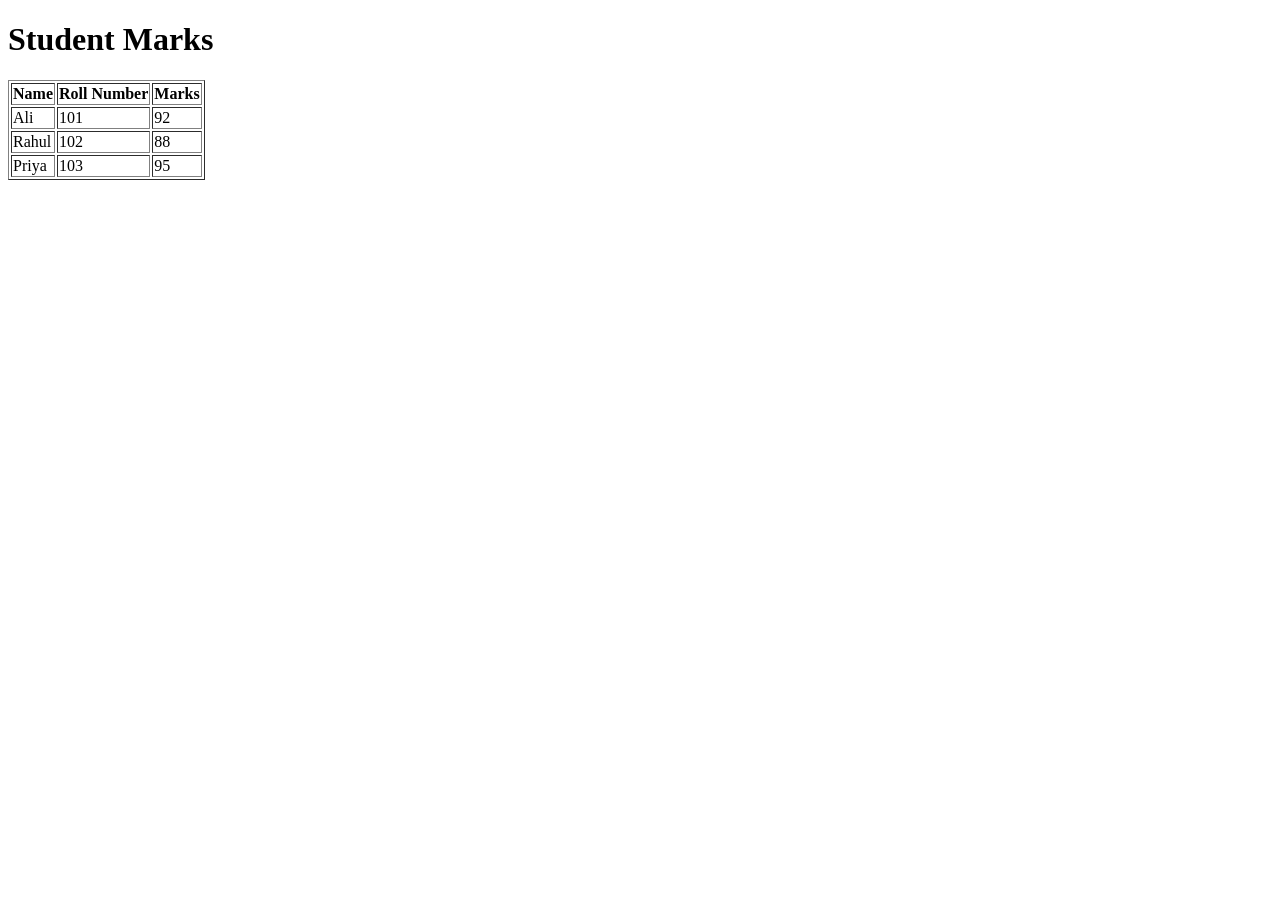
<file: week 1/02-student-marks-table.html>
<!DOCTYPE html>
<html lang="en">
<head>
  <meta charset="UTF-8">
  <meta name="viewport" content="width=device-width, initial-scale=1.0">
  <title>Student Marks Table</title>
</head>
<body>
  <h1>Student Marks</h1>
  <table border="1">
    <tr>
      <th>Name</th>
      <th>Roll Number</th>
      <th>Marks</th>
    </tr>
    <tr>
      <td>Ali</td>
      <td>101</td>
      <td>92</td>
    </tr>
    <tr>
      <td>Rahul</td>
      <td>102</td>
      <td>88</td>
    </tr>
    <tr>
      <td>Priya</td>
      <td>103</td>
      <td>95</td>
    </tr>
  </table>
</body>
</html>
</file>
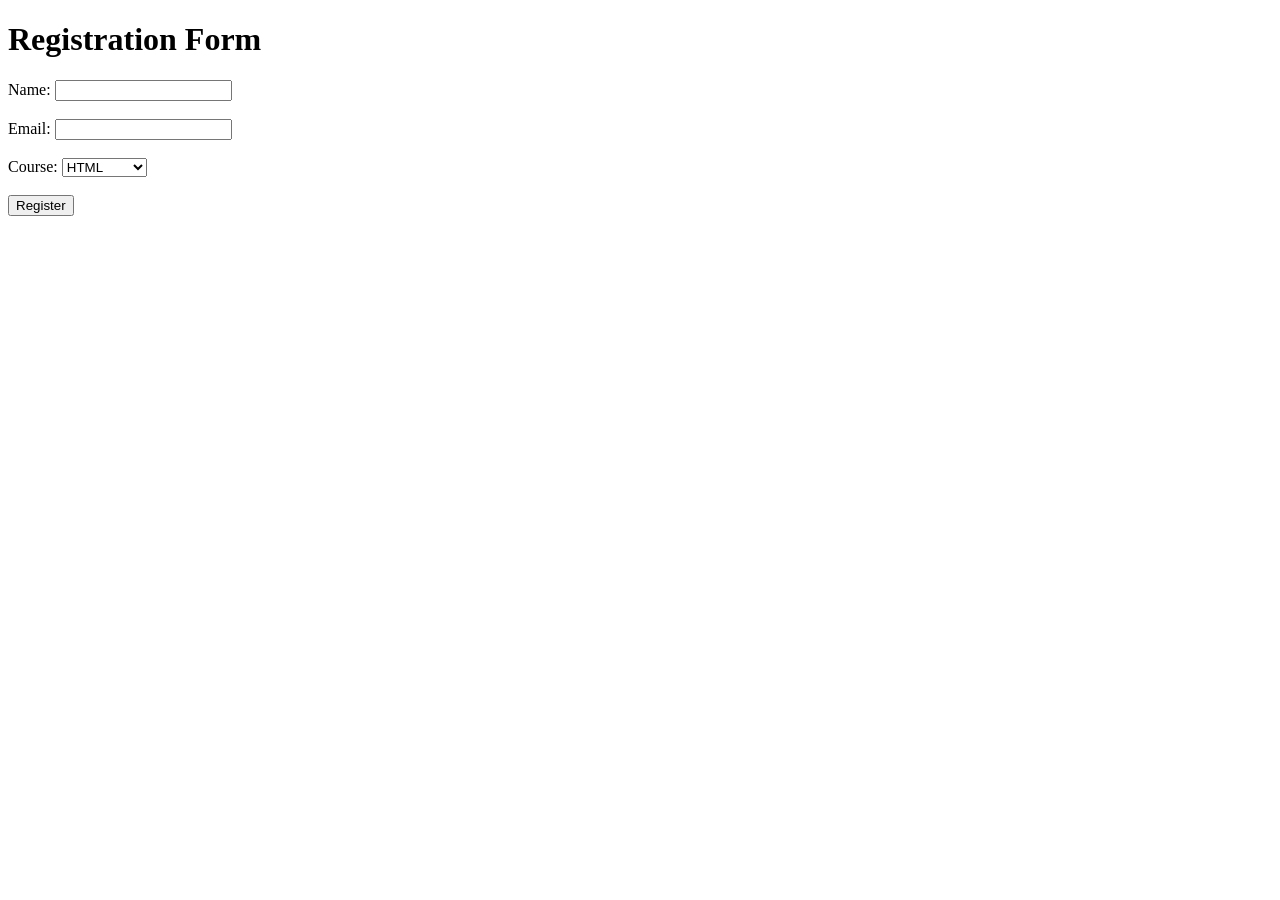
<file: week 1/03-registration-form.html>
<!DOCTYPE html>
<html lang="en">
<head>
  <meta charset="UTF-8">
  <meta name="viewport" content="width=device-width, initial-scale=1.0">
  <title>Registration Form</title>
</head>
<body>
  <h1>Registration Form</h1>
  <form>
    <label for="name">Name:</label>
    <input type="text" id="name" name="name">
    <br><br>

    <label for="email">Email:</label>
    <input type="email" id="email" name="email">
    <br><br>

    <label for="course">Course:</label>
    <select id="course" name="course">
      <option value="html">HTML</option>
      <option value="css">CSS</option>
      <option value="javascript">JavaScript</option>
    </select>
    <br><br>

    <input type="submit" value="Register">
  </form>
</body>
</html>
</file>
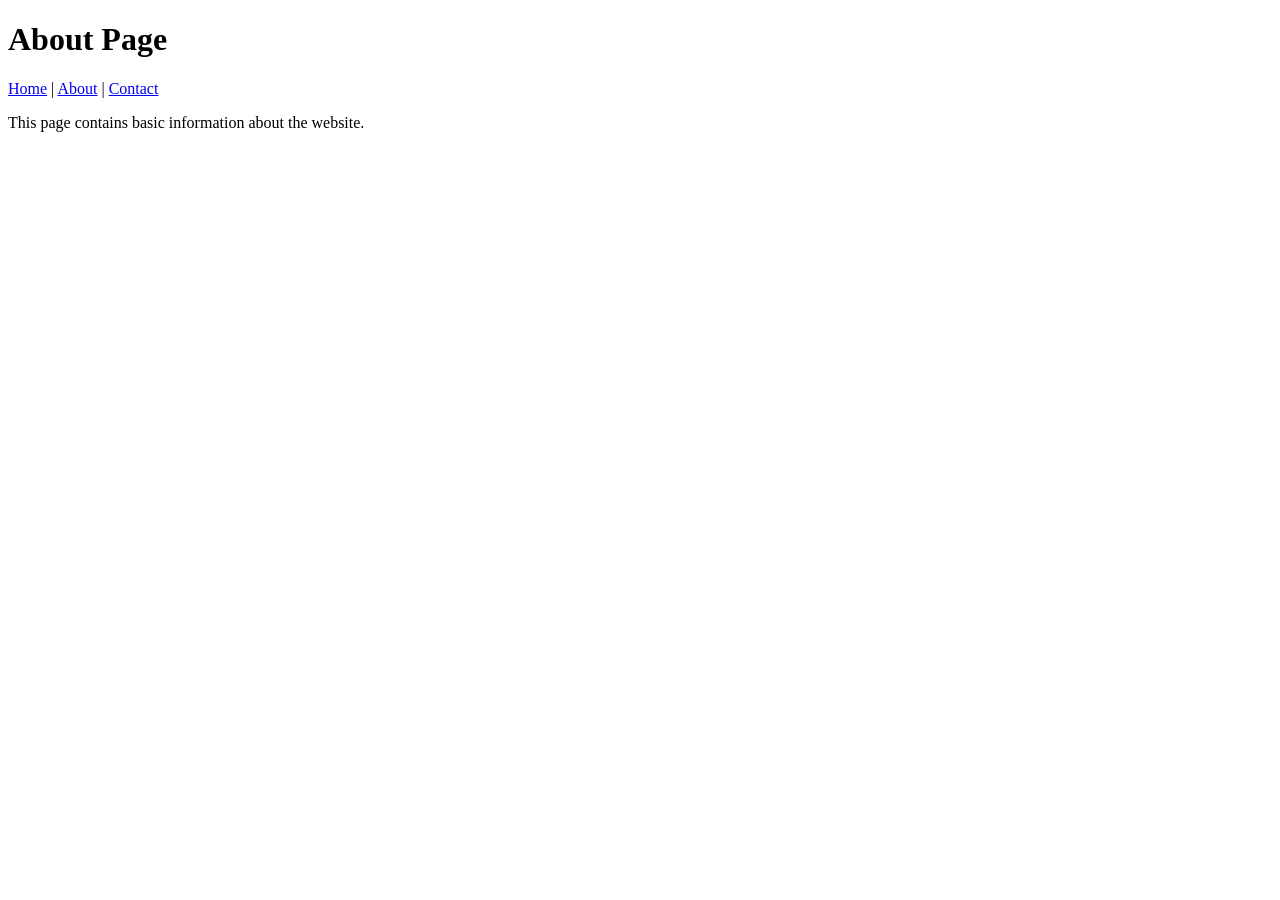
<file: week 1/04-about.html>
<!DOCTYPE html>
<html lang="en">
<head>
  <meta charset="UTF-8">
  <meta name="viewport" content="width=device-width, initial-scale=1.0">
  <title>About</title>
</head>
<body>
  <h1>About Page</h1>
  <nav>
    <a href="04-home.html">Home</a> |
    <a href="04-about.html">About</a> |
    <a href="04-contact.html">Contact</a>
  </nav>
  <p>This page contains basic information about the website.</p>
</body>
</html>
</file>
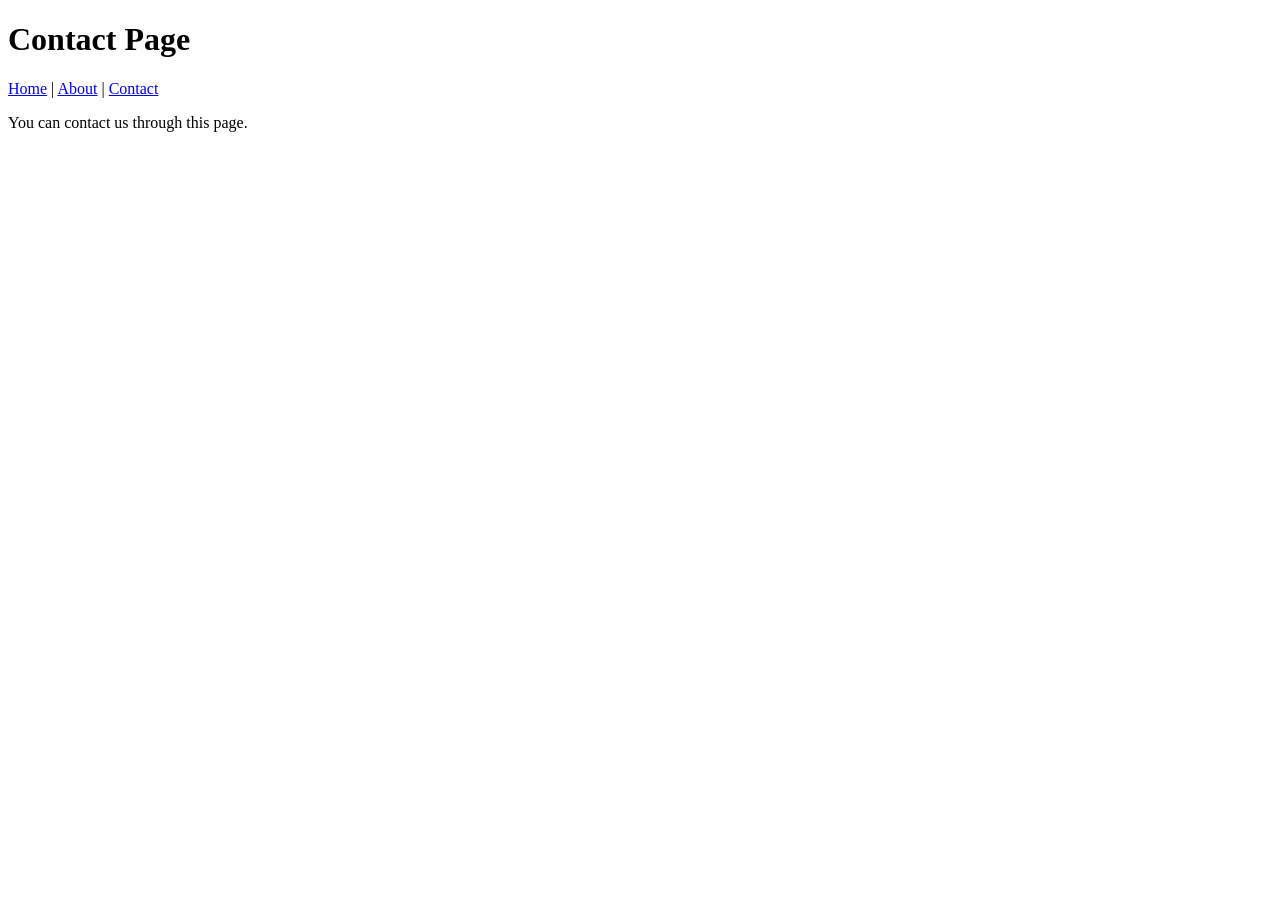
<file: week 1/04-contact.html>
<!DOCTYPE html>
<html lang="en">
<head>
  <meta charset="UTF-8">
  <meta name="viewport" content="width=device-width, initial-scale=1.0">
  <title>Contact</title>
</head>
<body>
  <h1>Contact Page</h1>
  <nav>
    <a href="04-home.html">Home</a> |
    <a href="04-about.html">About</a> |
    <a href="04-contact.html">Contact</a>
  </nav>
  <p>You can contact us through this page.</p>
</body>
</html>
</file>
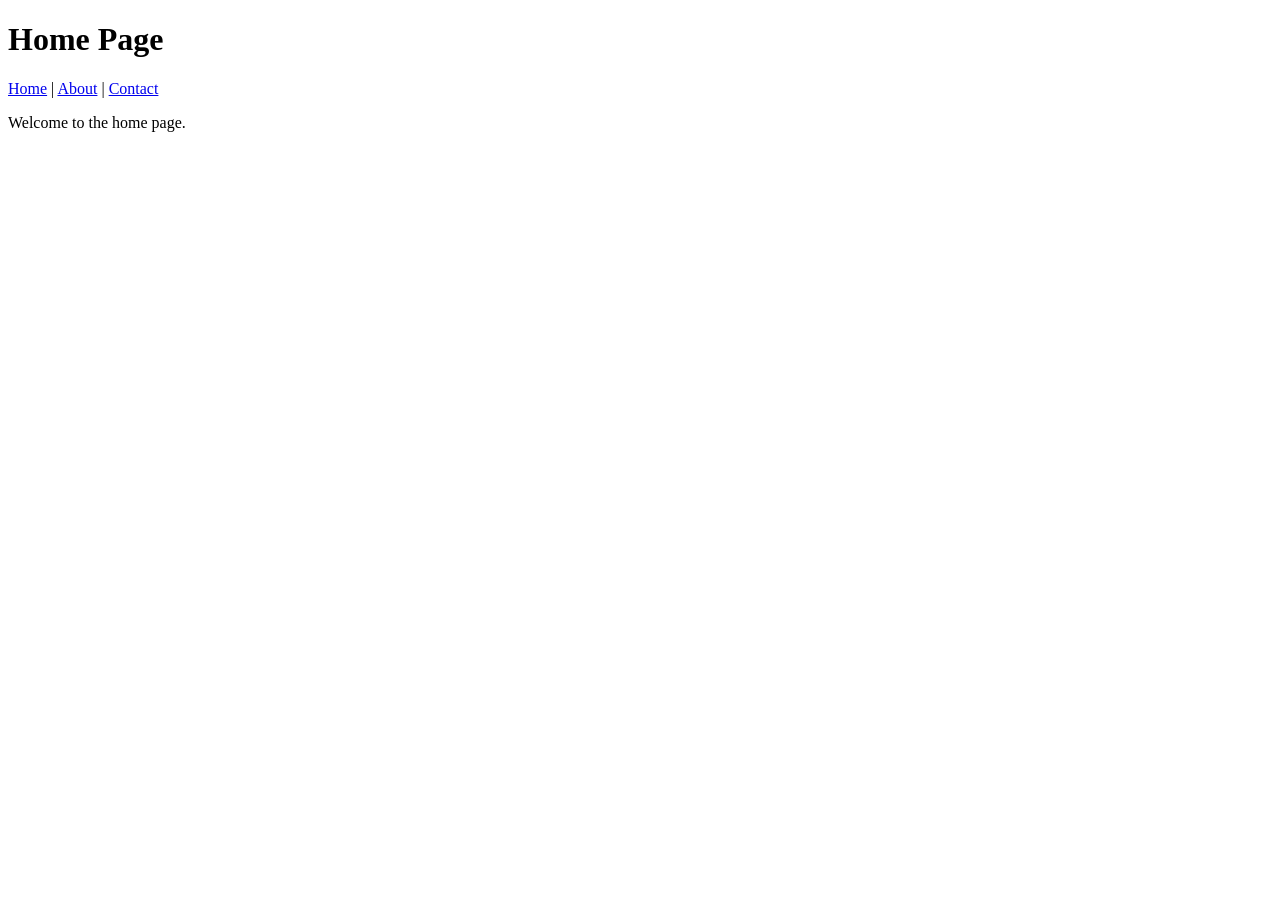
<file: week 1/04-home.html>
<!DOCTYPE html>
<html lang="en">
<head>
  <meta charset="UTF-8">
  <meta name="viewport" content="width=device-width, initial-scale=1.0">
  <title>Home</title>
</head>
<body>
  <h1>Home Page</h1>
  <nav>
    <a href="04-home.html">Home</a> |
    <a href="04-about.html">About</a> |
    <a href="04-contact.html">Contact</a>
  </nav>
  <p>Welcome to the home page.</p>
</body>
</html>
</file>
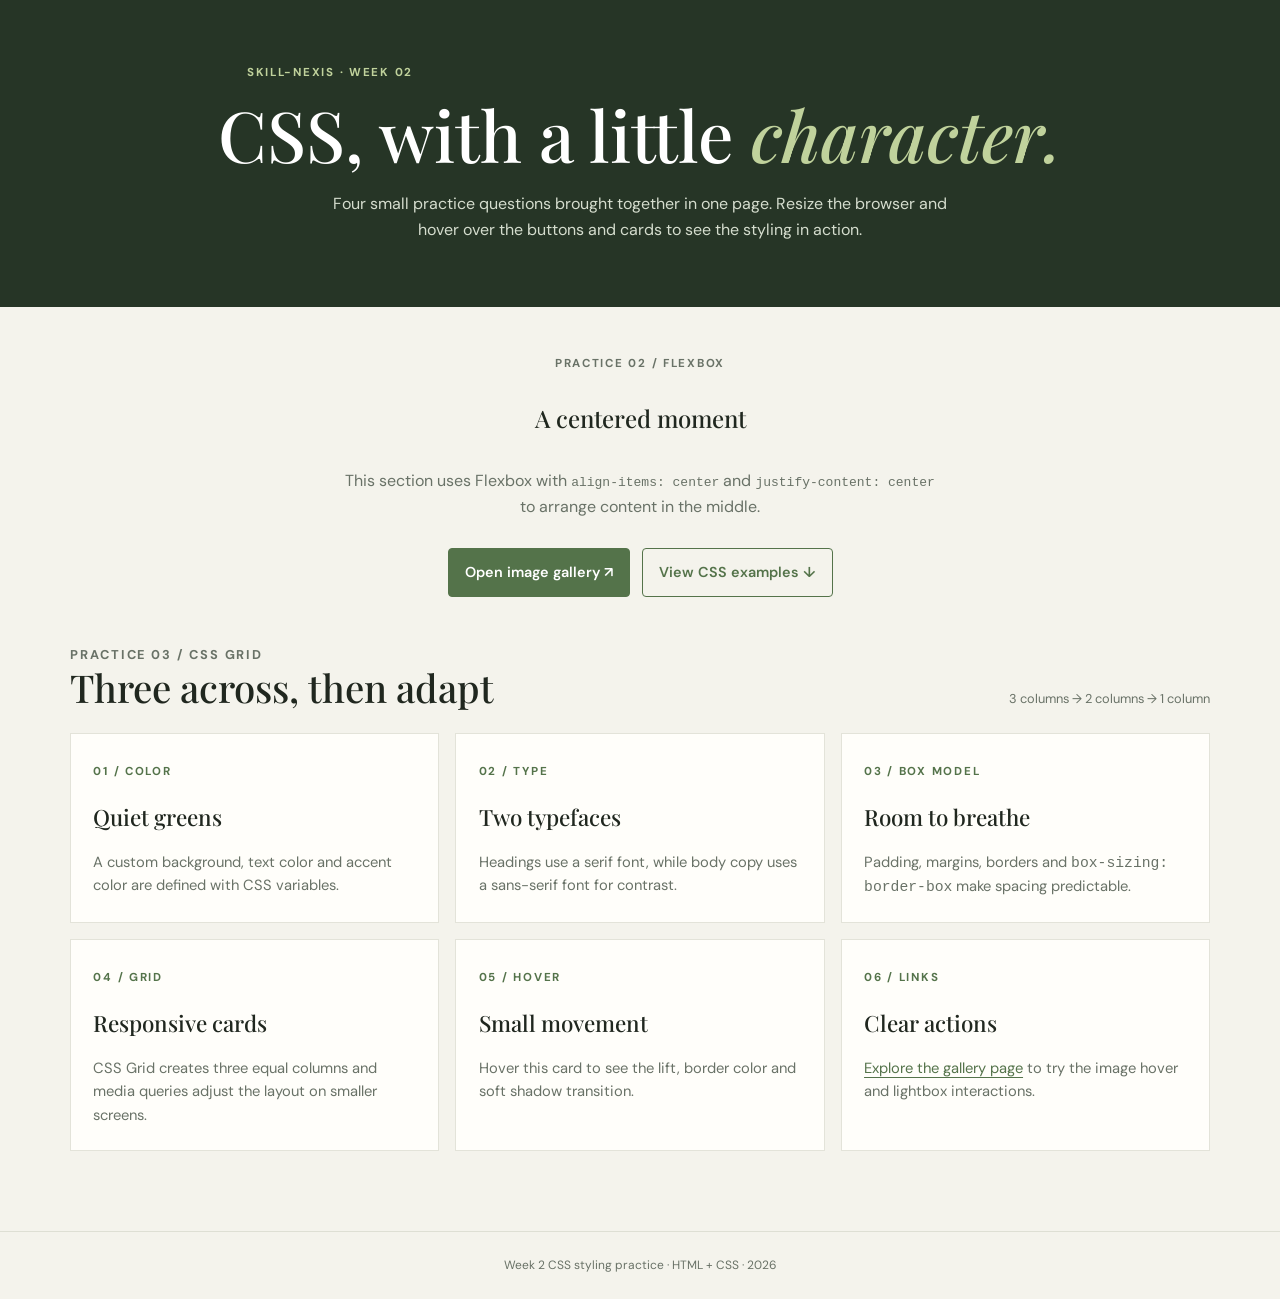
<file: week 2/css-practice.html>
<!DOCTYPE html>
<html lang="en">
<head>
  <meta charset="UTF-8">
  <meta name="viewport" content="width=device-width, initial-scale=1.0">
  <meta name="description" content="Week 2 examples for background colors, fonts, Flexbox, Grid and hover effects.">
  <title>Week 2 CSS Practice | Skill-Nexis</title>
  <link rel="preconnect" href="https://fonts.googleapis.com">
  <link rel="preconnect" href="https://fonts.gstatic.com" crossorigin>
  <link href="https://fonts.googleapis.com/css2?family=DM+Sans:wght@400;500;600;700&family=Playfair+Display:wght@500;600;700&display=swap" rel="stylesheet">
  <style>
    :root { --ink: #20271f; --muted: #697267; --accent: #54734a; --paper: #f4f3ec; --card: #fffefa; }
    * { box-sizing: border-box; }
    body { margin: 0; background: var(--paper); color: var(--ink); font-family: "DM Sans", Arial, sans-serif; line-height: 1.6; }
    header { padding: 4rem 1.25rem; background: #263526; color: white; text-align: center; }
    header p { max-width: 620px; margin: 1rem auto 0; color: #d5ddce; }
    h1, h2 { font-family: "Playfair Display", Georgia, serif; font-weight: 500; line-height: 1.15; }
    h1 { margin: 0; font-size: clamp(2.4rem, 6vw, 4.4rem); }
    h1 em { color: #c0d29c; }
    .eyebrow { margin: 0 0 .75rem; color: #c0d29c; font-size: .72rem; font-weight: 700; letter-spacing: .15em; text-transform: uppercase; }

    /* Practice 2: Flexbox centers the section content on both axes. */
    .practice-intro { display: flex; flex-direction: column; align-items: center; justify-content: center; min-height: 260px; padding: 3rem 1.25rem; text-align: center; }
    .practice-intro p { max-width: 600px; color: var(--muted); }
    .actions { display: flex; flex-wrap: wrap; align-items: center; justify-content: center; gap: .75rem; margin-top: .75rem; }
    .button { display: inline-flex; align-items: center; justify-content: center; padding: .75rem 1rem; border: 1px solid var(--accent); border-radius: 4px; background: var(--accent); color: white; font-size: .9rem; font-weight: 600; text-decoration: none; transition: transform 180ms ease, color 180ms ease, background 180ms ease; }
    /* Practice 4: visible hover states for buttons and links. */
    .button:hover { transform: translateY(-3px); background: #3e5b36; }
    .button.secondary { background: transparent; color: var(--accent); }
    .button.secondary:hover { background: #e5eadf; color: #2e4828; }
    .text-link { color: var(--accent); text-decoration-thickness: 1px; text-underline-offset: 4px; transition: color 180ms ease; }
    .text-link:hover { color: #1f3a1c; }

    .examples { max-width: 1180px; margin: 0 auto; padding: 0 1.25rem 5rem; }
    .examples-heading { display: flex; align-items: end; justify-content: space-between; gap: 1rem; margin-bottom: 1.5rem; }
    .examples-heading h2 { margin: 0; font-size: clamp(1.8rem, 3vw, 2.8rem); }
    .examples-heading p { margin: 0; color: var(--muted); font-size: .8rem; }
    /* Practice 3: three-column CSS Grid becomes two and then one column. */
    .card-grid { display: grid; grid-template-columns: repeat(3, minmax(0, 1fr)); gap: 1rem; }
    .example-card { min-height: 190px; padding: 1.4rem; border: 1px solid #e3e3d9; background: var(--card); transition: transform 200ms ease, box-shadow 200ms ease, border-color 200ms ease; }
    .example-card:hover { transform: translateY(-4px); border-color: #a8b79a; box-shadow: 0 14px 30px rgba(38, 53, 38, .08); }
    .number { color: var(--accent); font-size: .72rem; font-weight: 700; letter-spacing: .15em; }
    .example-card h3 { margin: 1.1rem 0 .45rem; font-family: "Playfair Display", Georgia, serif; font-size: 1.4rem; font-weight: 500; }
    .example-card p { margin-bottom: 0; color: var(--muted); font-size: .92rem; }
    footer { padding: 1.5rem 1.25rem; border-top: 1px solid #dedfd4; color: var(--muted); font-size: .75rem; text-align: center; }
    @media (max-width: 760px) { .card-grid { grid-template-columns: repeat(2, minmax(0, 1fr)); } .examples-heading { align-items: flex-start; flex-direction: column; } }
    @media (max-width: 500px) { .card-grid { grid-template-columns: 1fr; } header { padding-top: 3.2rem; padding-bottom: 3.2rem; } }
    @media (prefers-reduced-motion: reduce) { *, *::before, *::after { transition-duration: .01ms !important; } }
  </style>
</head>
<body>
  <header>
    <p class="eyebrow">Skill-Nexis · Week 02</p>
    <h1>CSS, with a little <em>character.</em></h1>
    <p>Four small practice questions brought together in one page. Resize the browser and hover over the buttons and cards to see the styling in action.</p>
  </header>

  <main>
    <section class="practice-intro" aria-labelledby="flexbox-heading">
      <p class="eyebrow">PRACTICE 02 / FLEXBOX</p>
      <h2 id="flexbox-heading">A centered moment</h2>
      <p>This section uses Flexbox with <code>align-items: center</code> and <code>justify-content: center</code> to arrange content in the middle.</p>
      <div class="actions">
        <a class="button" href="interactive-image-gallery/index.html">Open image gallery ↗</a>
        <a class="button secondary" href="#examples">View CSS examples ↓</a>
      </div>
    </section>

    <section class="examples" id="examples" aria-labelledby="examples-heading">
      <div class="examples-heading">
        <div><p class="eyebrow">PRACTICE 03 / CSS GRID</p><h2 id="examples-heading">Three across, then adapt</h2></div>
        <p>3 columns → 2 columns → 1 column</p>
      </div>
      <div class="card-grid">
        <article class="example-card"><span class="number">01 / COLOR</span><h3>Quiet greens</h3><p>A custom background, text color and accent color are defined with CSS variables.</p></article>
        <article class="example-card"><span class="number">02 / TYPE</span><h3>Two typefaces</h3><p>Headings use a serif font, while body copy uses a sans-serif font for contrast.</p></article>
        <article class="example-card"><span class="number">03 / BOX MODEL</span><h3>Room to breathe</h3><p>Padding, margins, borders and <code>box-sizing: border-box</code> make spacing predictable.</p></article>
        <article class="example-card"><span class="number">04 / GRID</span><h3>Responsive cards</h3><p>CSS Grid creates three equal columns and media queries adjust the layout on smaller screens.</p></article>
        <article class="example-card"><span class="number">05 / HOVER</span><h3>Small movement</h3><p>Hover this card to see the lift, border color and soft shadow transition.</p></article>
        <article class="example-card"><span class="number">06 / LINKS</span><h3>Clear actions</h3><p><a class="text-link" href="interactive-image-gallery/index.html">Explore the gallery page</a> to try the image hover and lightbox interactions.</p></article>
      </div>
    </section>
  </main>
  <footer>Week 2 CSS styling practice · HTML + CSS · 2026</footer>
</body>
</html>
</file>
